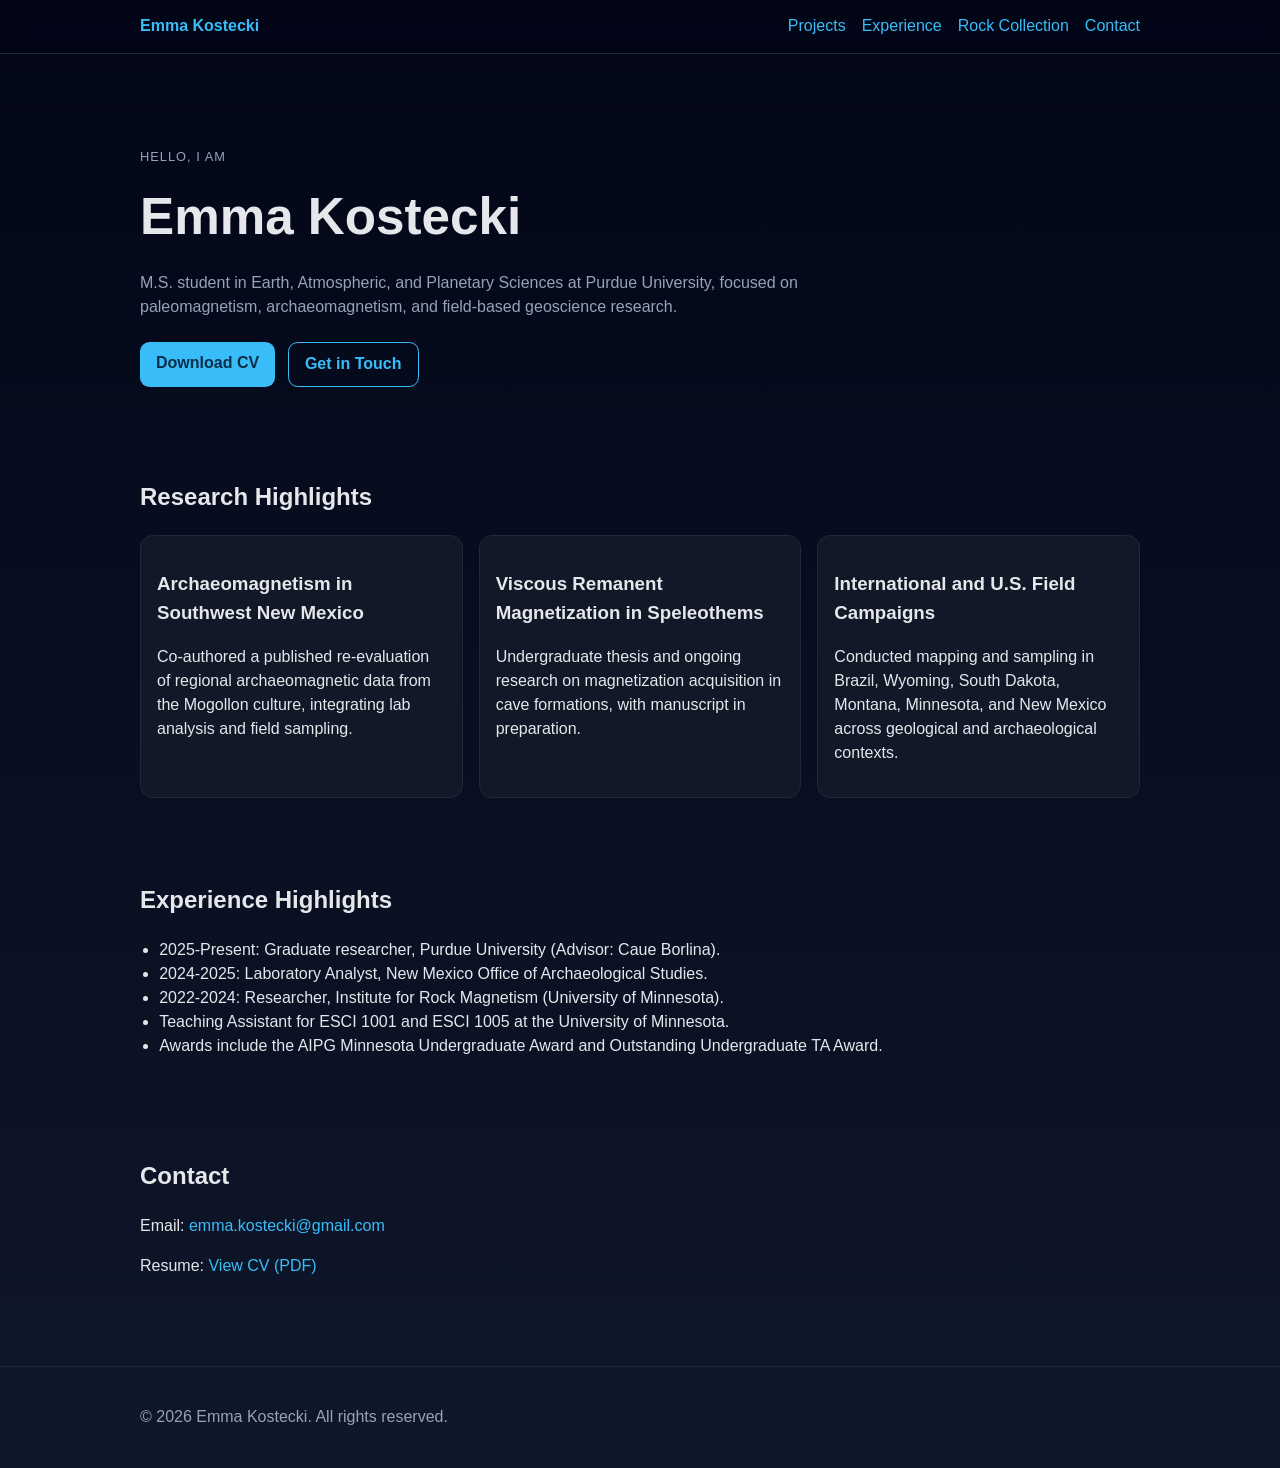
<file: index.html>
<!doctype html>
<html lang="en">
  <head>
    <meta charset="UTF-8" />
    <meta name="viewport" content="width=device-width, initial-scale=1.0" />
    <meta
      name="description"
      content="Portfolio and project site for Emma Kostecki."
    />
    <title>Emma Kostecki | Portfolio</title>
    <link rel="stylesheet" href="styles.css?v=20260326" />
  </head>
  <body>
    <header class="site-header">
      <nav class="container nav">
        <a class="brand" href="index.html">Emma Kostecki</a>
        <a href="#projects">Projects</a>
        <a href="#experience">Experience</a>
        <a href="rock-collection.html">Rock Collection</a>
        <a href="#contact">Contact</a>
      </nav>
    </header>

    <main>
      <section class="hero container">
        <p class="eyebrow">Hello, I am</p>
        <h1>Emma Kostecki</h1>
        <p class="subtitle">M.S. student in Earth, Atmospheric, and Planetary Sciences at Purdue University, focused on paleomagnetism, archaeomagnetism, and field-based geoscience research.</p>
        <div class="hero-actions">
          <a class="button" href="assets/emma-kostecki-cv-20260325.pdf">Download CV</a>
          <a class="button button-secondary" href="#contact">Get in Touch</a>
        </div>
      </section>

      <section id="projects" class="container section">
        <h2>Research Highlights</h2>
        <div class="grid">
          <article class="card">
            <h3>Archaeomagnetism in Southwest New Mexico</h3>
            <p>Co-authored a published re-evaluation of regional archaeomagnetic data from the Mogollon culture, integrating lab analysis and field sampling.</p>
          </article>
          <article class="card">
            <h3>Viscous Remanent Magnetization in Speleothems</h3>
            <p>Undergraduate thesis and ongoing research on magnetization acquisition in cave formations, with manuscript in preparation.</p>
          </article>
          <article class="card">
            <h3>International and U.S. Field Campaigns</h3>
            <p>Conducted mapping and sampling in Brazil, Wyoming, South Dakota, Montana, Minnesota, and New Mexico across geological and archaeological contexts.</p>
          </article>
        </div>
      </section>

      <section id="experience" class="container section">
        <h2>Experience Highlights</h2>
        <ul>
          <li>2025-Present: Graduate researcher, Purdue University (Advisor: Caue Borlina).</li>
          <li>2024-2025: Laboratory Analyst, New Mexico Office of Archaeological Studies.</li>
          <li>2022-2024: Researcher, Institute for Rock Magnetism (University of Minnesota).</li>
          <li>Teaching Assistant for ESCI 1001 and ESCI 1005 at the University of Minnesota.</li>
          <li>Awards include the AIPG Minnesota Undergraduate Award and Outstanding Undergraduate TA Award.</li>
        </ul>
      </section>

      <section id="contact" class="container section">
        <h2>Contact</h2>
        <p>Email: <a href="mailto:emma.kostecki@gmail.com">emma.kostecki@gmail.com</a></p>
        <p>Resume: <a href="assets/emma-kostecki-cv-20260325.pdf">View CV (PDF)</a></p>
      </section>
    </main>

    <footer class="site-footer">
      <div class="container">
        <p>&copy; <span id="year"></span> Emma Kostecki. All rights reserved.</p>
      </div>
    </footer>

    <script>
      document.getElementById("year").textContent = new Date().getFullYear();
    </script>
  </body>
</html>
</file>
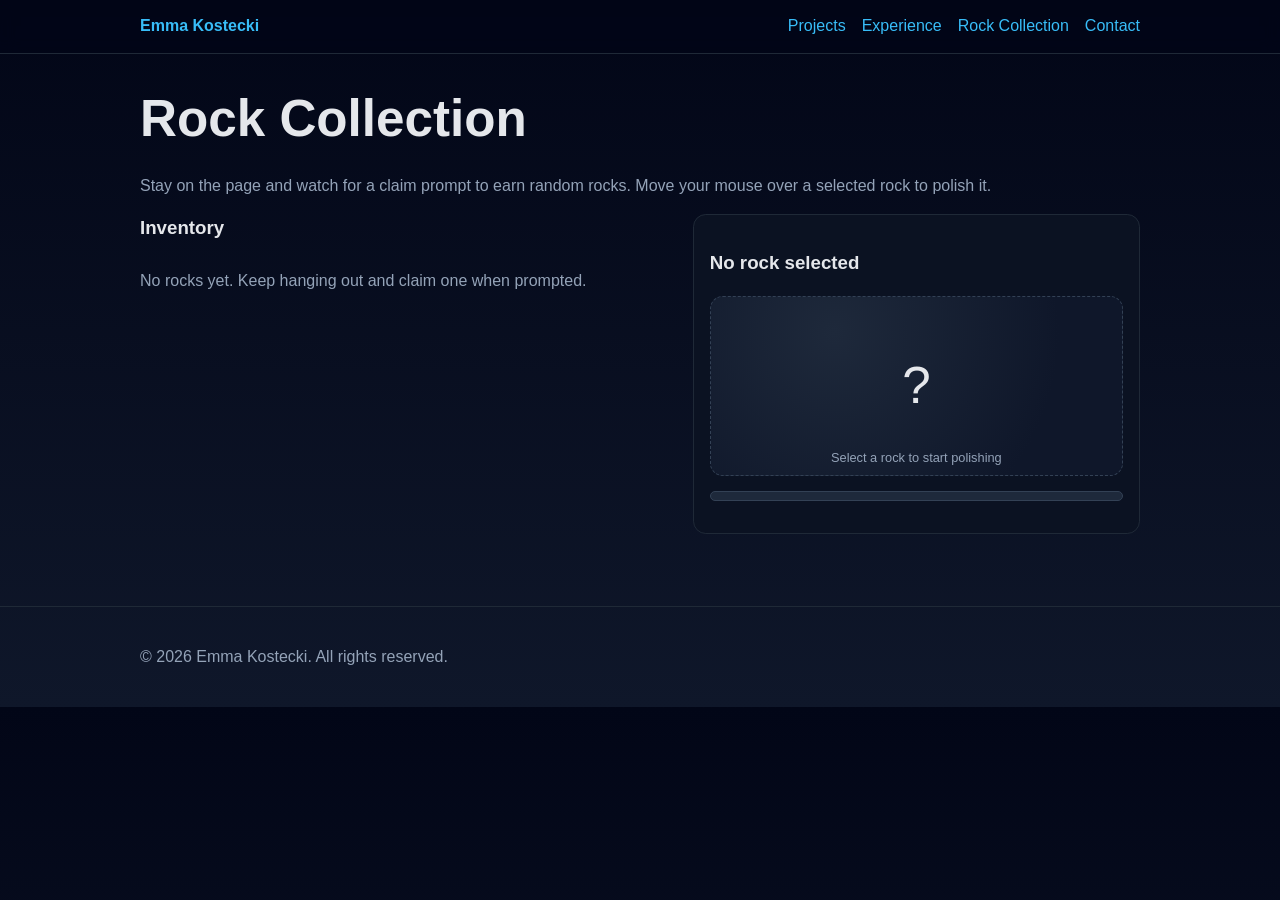
<file: rock-collection-game.html>
<!doctype html>
<html lang="en">
  <head>
    <meta charset="UTF-8" />
    <meta name="viewport" content="width=device-width, initial-scale=1.0" />
    <meta
      name="description"
      content="Rock collection mini-game for Emma Kostecki's portfolio site."
    />
    <title>Emma Kostecki | Rock Collection</title>
    <link rel="stylesheet" href="styles.css?v=20260326" />
    <link rel="stylesheet" href="rock-collection-game.css?v=20260326" />
  </head>
  <body>
    <header class="site-header">
      <nav class="container nav">
        <a class="brand" href="index.html">Emma Kostecki</a>
        <a href="index.html#projects">Projects</a>
        <a href="index.html#experience">Experience</a>
        <a href="rock-collection.html">Rock Collection</a>
        <a href="index.html#contact">Contact</a>
      </nav>
    </header>

    <main class="container">
      <section id="rocks" class="section">
        <h1>Rock Collection</h1>
        <p class="rock-intro">
          Stay on the page and watch for a claim prompt to earn random rocks.
          Move your mouse over a selected rock to polish it.
        </p>
        <div class="rock-layout">
          <div>
            <h3 class="rock-subheading">Inventory</h3>
            <div id="rock-inventory" class="rock-grid"></div>
            <p id="rock-empty" class="rock-empty">No rocks yet. Keep hanging out and claim one when prompted.</p>
          </div>
          <div class="rock-panel">
            <h3 id="selected-rock-name">No rock selected</h3>
            <p id="selected-rock-meta" class="rock-meta"></p>
            <div id="polish-zone" class="polish-zone" aria-label="Polish rock area">
              <span id="polish-rock-icon" class="polish-rock-icon">?</span>
              <div id="polish-sparkles" class="polish-sparkles"></div>
              <span id="polish-hint" class="polish-hint">Select a rock to start polishing</span>
            </div>
            <div class="polish-progress">
              <div id="polish-progress-fill" class="polish-progress-fill"></div>
            </div>
            <p id="polish-status" class="polish-status"></p>
          </div>
        </div>
      </section>
    </main>

    <footer class="site-footer">
      <div class="container">
        <p>&copy; <span id="year"></span> Emma Kostecki. All rights reserved.</p>
      </div>
    </footer>

    <button id="claim-rock-button" class="claim-rock-button" type="button">
      Claim Rock
    </button>

    <script src="rock-collection-game.js?v=20260326"></script>
  </body>
</html>
</file>
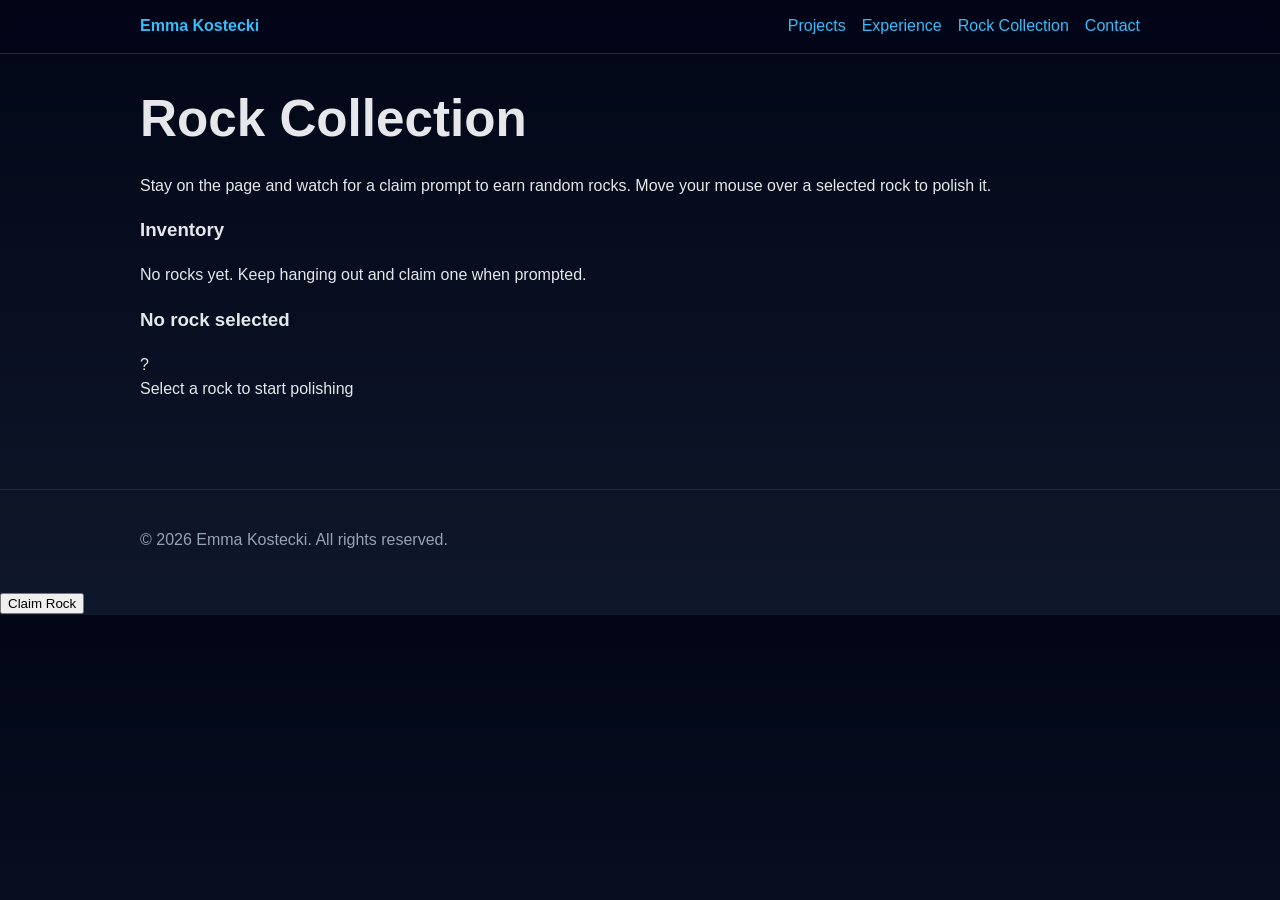
<file: rock-collection.html>
<!doctype html>
<html lang="en">
  <head>
    <meta charset="UTF-8" />
    <meta name="viewport" content="width=device-width, initial-scale=1.0" />
    <meta
      name="description"
      content="Rock collection mini-game for Emma Kostecki's portfolio site."
    />
    <title>Emma Kostecki | Rock Collection</title>
    <link rel="stylesheet" href="styles.css?v=20260326" />
  </head>
  <body>
    <header class="site-header">
      <nav class="container nav">
        <a class="brand" href="index.html">Emma Kostecki</a>
        <a href="index.html#projects">Projects</a>
        <a href="index.html#experience">Experience</a>
        <a href="rock-collection.html">Rock Collection</a>
        <a href="index.html#contact">Contact</a>
      </nav>
    </header>

    <main class="container">
      <section id="rocks" class="section">
        <h1>Rock Collection</h1>
        <p class="rock-intro">
          Stay on the page and watch for a claim prompt to earn random rocks.
          Move your mouse over a selected rock to polish it.
        </p>
        <div class="rock-layout">
          <div>
            <h3 class="rock-subheading">Inventory</h3>
            <div id="rock-inventory" class="rock-grid"></div>
            <p id="rock-empty" class="rock-empty">No rocks yet. Keep hanging out and claim one when prompted.</p>
          </div>
          <div class="rock-panel">
            <h3 id="selected-rock-name">No rock selected</h3>
            <p id="selected-rock-meta" class="rock-meta"></p>
            <div id="polish-zone" class="polish-zone" aria-label="Polish rock area">
              <span id="polish-rock-icon" class="polish-rock-icon">?</span>
              <div id="polish-sparkles" class="polish-sparkles"></div>
              <span id="polish-hint" class="polish-hint">Select a rock to start polishing</span>
            </div>
            <div class="polish-progress">
              <div id="polish-progress-fill" class="polish-progress-fill"></div>
            </div>
            <p id="polish-status" class="polish-status"></p>
          </div>
        </div>
      </section>
    </main>

    <footer class="site-footer">
      <div class="container">
        <p>&copy; <span id="year"></span> Emma Kostecki. All rights reserved.</p>
      </div>
    </footer>

    <button id="claim-rock-button" class="claim-rock-button" type="button">
      Claim Rock
    </button>

    <script src="rocks.js?v=20260326"></script>
  </body>
</html>
</file>
<file: styles.css>
:root {
  --bg: #0f172a;
  --card: #111827;
  --text: #e5e7eb;
  --muted: #94a3b8;
  --accent: #38bdf8;
  --accent-strong: #0ea5e9;
  --border: #1f2937;
}

* {
  box-sizing: border-box;
}

body {
  margin: 0;
  font-family: "Segoe UI", Tahoma, Geneva, Verdana, sans-serif;
  background: linear-gradient(180deg, #020617, var(--bg));
  color: var(--text);
  line-height: 1.5;
}

.container {
  width: min(1000px, 92%);
  margin: 0 auto;
}

.site-header {
  position: sticky;
  top: 0;
  backdrop-filter: blur(8px);
  background: rgba(2, 6, 23, 0.75);
  border-bottom: 1px solid var(--border);
}

.nav {
  display: flex;
  align-items: center;
  gap: 1rem;
  padding: 0.9rem 0;
}

.brand {
  margin-right: auto;
  font-weight: 700;
}

a {
  color: var(--accent);
  text-decoration: none;
}

a:hover {
  color: var(--accent-strong);
}

.hero {
  padding: 5rem 0 3rem;
}

.eyebrow {
  color: var(--muted);
  text-transform: uppercase;
  letter-spacing: 0.08em;
  font-size: 0.8rem;
}

h1 {
  margin: 0.2rem 0 0.5rem;
  font-size: clamp(2rem, 7vw, 3.2rem);
}

.subtitle {
  color: var(--muted);
  max-width: 700px;
}

.hero-actions {
  display: flex;
  gap: 0.8rem;
  margin-top: 1.4rem;
}

.button {
  background: var(--accent);
  color: #082f49;
  padding: 0.6rem 1rem;
  border-radius: 0.6rem;
  font-weight: 600;
}

.button-secondary {
  background: transparent;
  border: 1px solid var(--accent);
  color: var(--accent);
}

.section {
  padding: 1.5rem 0 2.5rem;
}

.grid {
  display: grid;
  grid-template-columns: repeat(auto-fit, minmax(220px, 1fr));
  gap: 1rem;
}

.card {
  background: var(--card);
  border: 1px solid var(--border);
  border-radius: 0.8rem;
  padding: 1rem;
}

ul {
  padding-left: 1.2rem;
}

.site-footer {
  border-top: 1px solid var(--border);
  color: var(--muted);
  padding: 1.4rem 0;
  margin-top: 2rem;
}

@media (max-width: 820px) {
  .hero-actions {
    flex-wrap: wrap;
  }
}
</file>
<file: rock-collection-game.css>
.rock-intro {
  color: var(--muted);
  margin-bottom: 1rem;
}

.rock-layout {
  display: grid;
  grid-template-columns: 1.2fr 1fr;
  gap: 1rem;
}

.rock-subheading {
  margin: 0 0 0.7rem;
}

.rock-grid {
  display: grid;
  grid-template-columns: repeat(auto-fill, minmax(170px, 1fr));
  gap: 0.7rem;
}

.rock-empty {
  color: var(--muted);
}

.rock-card {
  background: #0b1222;
  border: 1px solid var(--border);
  color: var(--text);
  border-radius: 0.75rem;
  padding: 0.8rem;
  text-align: left;
  display: grid;
  gap: 0.4rem;
  cursor: pointer;
  user-select: none;
  -webkit-user-select: none;
  transition: border-color 0.2s ease, transform 0.2s ease;
}

.rock-card.rarity-common {
  border-color: var(--border);
  box-shadow: none;
}

.rock-card.rarity-uncommon {
  border-color: rgba(62, 224, 136, 0.65);
  box-shadow:
    inset 0 0 0 1px rgba(62, 224, 136, 0.2),
    0 0 16px rgba(62, 224, 136, 0.24);
}

.rock-card.rarity-rare {
  border-color: rgba(36, 162, 255, 0.68);
  box-shadow:
    inset 0 0 0 1px rgba(36, 162, 255, 0.24),
    0 0 18px rgba(36, 162, 255, 0.28);
}

.rock-card.rarity-legendary {
  border-color: rgba(255, 140, 46, 0.78);
  box-shadow:
    inset 0 0 0 1px rgba(255, 140, 46, 0.32),
    0 0 20px rgba(255, 140, 46, 0.34);
}

.rock-card:hover {
  border-color: var(--accent);
  transform: translateY(-2px);
}

.rock-card.is-active {
  border-color: var(--accent);
}

.rock-card-icon {
  font-size: 1.2rem;
  width: 28px;
  height: 28px;
  display: inline-grid;
  place-items: center;
}

.rock-card-icon img {
  width: 100%;
  height: 100%;
  max-width: 28px;
  max-height: 28px;
  object-fit: contain;
  object-position: center;
  display: block;
}

.rock-card-name {
  font-weight: 600;
}

.rock-rarity {
  display: inline-block;
  width: fit-content;
  font-size: 0.75rem;
  border-radius: 999px;
  padding: 0.15rem 0.5rem;
  border: 1px solid currentColor;
}

.rock-cleanliness {
  display: inline-block;
  width: fit-content;
  font-size: 0.75rem;
  border-radius: 999px;
  padding: 0.15rem 0.5rem;
  border: 1px solid currentColor;
}

.cleanliness-clean {
  color: #67e8f9;
}

.cleanliness-dusty {
  color: #facc15;
}

.cleanliness-dirty {
  color: #fb923c;
}

.cleanliness-grimy {
  color: #f87171;
}

.rarity-common {
  color: #a6b9cd;
}

.rarity-uncommon {
  color: #3ee088;
}

.rarity-rare {
  color: #24a2ff;
}

.rarity-legendary {
  color: #ff8c2e;
}

.rock-panel {
  background: #0b1222;
  border: 1px solid var(--border);
  border-radius: 0.8rem;
  padding: 1rem;
}

.rock-meta {
  color: var(--muted);
  margin-top: 0.2rem;
}

.polish-zone {
  --dirt-opacity: 0;
  margin-top: 0.9rem;
  min-height: 180px;
  border-radius: 0.8rem;
  border: 1px dashed #334155;
  background: radial-gradient(circle at 30% 20%, #1e293b, #0f172a 70%);
  display: grid;
  place-items: center;
  position: relative;
  overflow: hidden;
}

.polish-zone::before {
  content: "";
  position: absolute;
  inset: -25%;
  background: radial-gradient(circle, rgba(255, 255, 255, 0.16), transparent 55%);
  opacity: 0;
  transition: opacity 0.25s ease;
}

.polish-zone:hover::before {
  opacity: 1;
}

.polish-zone::after {
  content: "";
  position: absolute;
  inset: 0;
  background:
    radial-gradient(circle at 18% 28%, rgba(0, 0, 0, 0.75) 0 11px, transparent 12px),
    radial-gradient(circle at 76% 20%, rgba(0, 0, 0, 0.7) 0 9px, transparent 10px),
    radial-gradient(circle at 63% 72%, rgba(0, 0, 0, 0.7) 0 13px, transparent 14px),
    radial-gradient(circle at 28% 80%, rgba(0, 0, 0, 0.65) 0 8px, transparent 9px),
    rgba(6, 10, 18, 0.65);
  opacity: var(--dirt-opacity);
  pointer-events: none;
  transition: opacity 0.18s ease;
}

.polish-rock-icon {
  font-size: 3.2rem;
  z-index: 1;
  width: 88px;
  height: 88px;
  display: inline-grid;
  place-items: center;
  user-select: none;
  -webkit-user-select: none;
  -moz-user-select: none;
  -ms-user-select: none;
}

.polish-rock-icon img {
  width: 100%;
  height: 100%;
  max-width: 88px;
  max-height: 88px;
  object-fit: contain;
  object-position: center;
  display: block;
}

.polish-zone img {
  max-width: 88px;
  max-height: 88px;
}

.polish-sparkles {
  position: absolute;
  inset: 0;
  pointer-events: none;
  z-index: 2;
  user-select: none;
  -webkit-user-select: none;
  -moz-user-select: none;
  -ms-user-select: none;
}

.sparkle-dot {
  position: absolute;
  width: 8px;
  height: 8px;
  border-radius: 999px;
  background: radial-gradient(circle, rgba(255, 255, 255, 0.95) 0%, rgba(103, 232, 249, 0.7) 60%, rgba(103, 232, 249, 0) 100%);
  filter: drop-shadow(0 0 6px rgba(186, 247, 255, 0.65));
  animation-name: sparkleTwinkle;
  animation-timing-function: ease-in-out;
  animation-iteration-count: infinite;
  user-select: none;
  -webkit-user-select: none;
  -moz-user-select: none;
  -ms-user-select: none;
}

@keyframes sparkleTwinkle {
  0% {
    opacity: 0.15;
    transform: scale(0.5);
  }
  30% {
    opacity: 0.95;
    transform: scale(1);
  }
  60% {
    opacity: 0.55;
    transform: scale(0.7);
  }
  100% {
    opacity: 0.15;
    transform: scale(0.5);
  }
}

.polish-hint {
  position: absolute;
  bottom: 0.5rem;
  font-size: 0.8rem;
  color: var(--muted);
  user-select: none;
  -webkit-user-select: none;
  -moz-user-select: none;
  -ms-user-select: none;
}

.polish-progress {
  margin-top: 0.9rem;
  height: 10px;
  border-radius: 999px;
  background: #1e293b;
  border: 1px solid #334155;
  overflow: hidden;
}

.polish-progress-fill {
  width: 0;
  height: 100%;
  background: linear-gradient(90deg, #67e8f9, #38bdf8);
  transition: width 0.15s ease;
}

.polish-status {
  margin-top: 0.6rem;
  color: var(--muted);
}

.claim-rock-button {
  position: fixed;
  right: 1rem;
  bottom: 1rem;
  border: 1px solid #67e8f9;
  background: #082f49;
  color: #ecfeff;
  font-weight: 700;
  border-radius: 999px;
  padding: 0.65rem 1rem;
  cursor: pointer;
  opacity: 0;
  pointer-events: none;
  transform: translateY(20px) scale(0.9);
  transition: opacity 0.25s ease, transform 0.25s ease;
  z-index: 20;
}

.claim-rock-button.is-visible {
  opacity: 1;
  pointer-events: auto;
  transform: translateY(0) scale(1);
}

@media (max-width: 820px) {
  .rock-layout {
    grid-template-columns: 1fr;
  }
}
</file>
